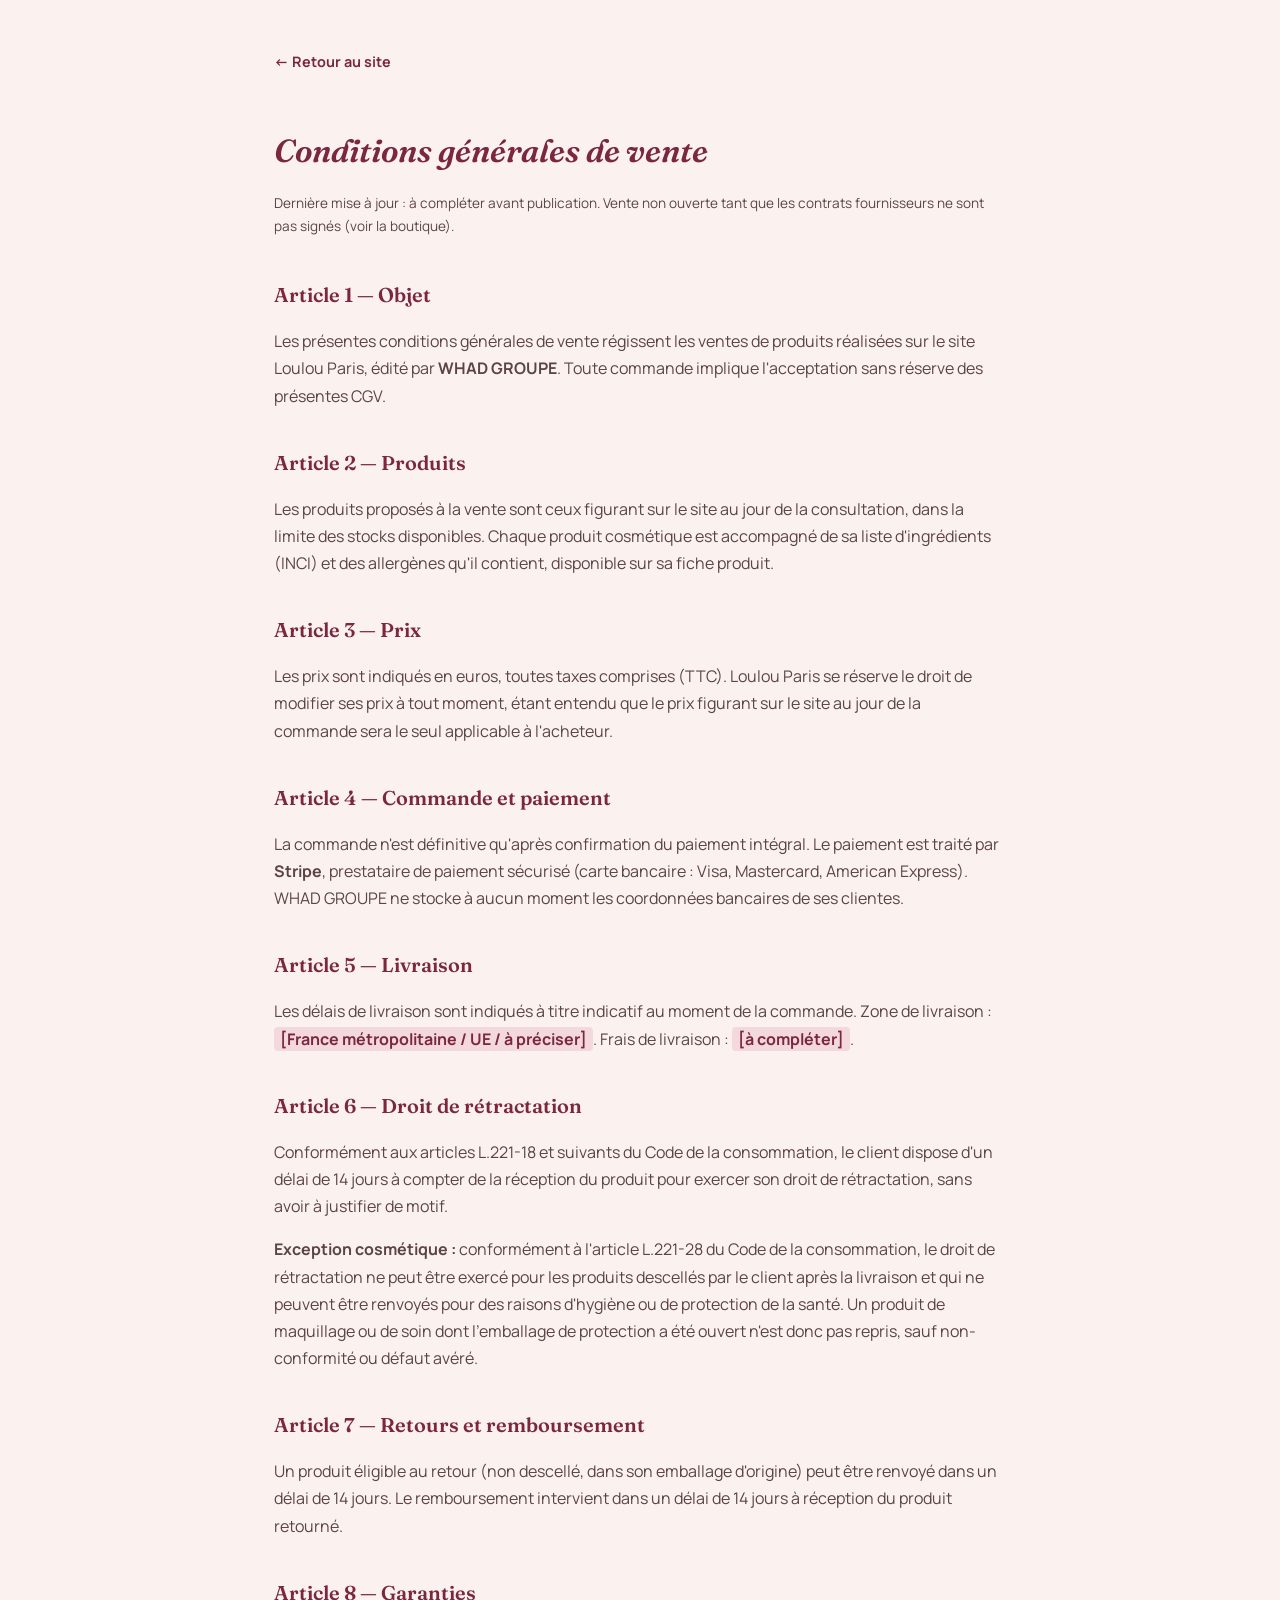
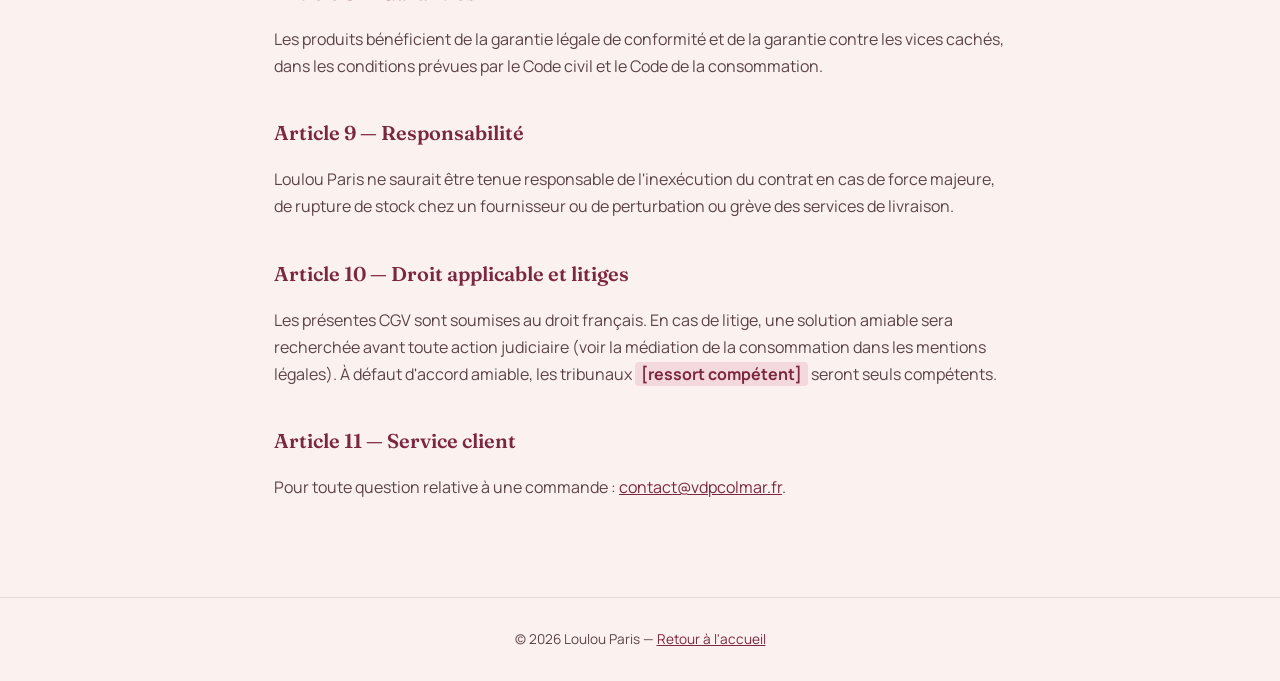
<file: cgv.html>
<!DOCTYPE html>
<html lang="fr">
<head>
<meta charset="UTF-8">
<meta name="viewport" content="width=device-width, initial-scale=1.0">
<title>Conditions générales de vente — Loulou Paris</title>
<link href="https://fonts.googleapis.com/css2?family=Fraunces:ital,opsz,wght@0,9..144,400;0,9..144,600;1,9..144,500&family=Manrope:wght@400;500;600;700&display=swap" rel="stylesheet">
<link rel="stylesheet" href="legal.css">
</head>
<body>
<div class="legal-wrap">
  <a class="legal-back" href="index.html">&larr; Retour au site</a>
  <h1>Conditions générales de vente</h1>
  <p class="legal-updated">Dernière mise à jour : à compléter avant publication. Vente non ouverte tant que les contrats fournisseurs ne sont pas signés (voir la boutique).</p>

  <h2>Article 1 — Objet</h2>
  <p>
    Les présentes conditions générales de vente régissent les ventes de produits réalisées sur le site Loulou Paris,
    édité par <strong>WHAD GROUPE</strong>. Toute commande implique l'acceptation sans réserve des présentes CGV.
  </p>

  <h2>Article 2 — Produits</h2>
  <p>
    Les produits proposés à la vente sont ceux figurant sur le site au jour de la consultation, dans la limite des stocks disponibles.
    Chaque produit cosmétique est accompagné de sa liste d'ingrédients (INCI) et des allergènes qu'il contient, disponible sur sa fiche produit.
  </p>

  <h2>Article 3 — Prix</h2>
  <p>
    Les prix sont indiqués en euros, toutes taxes comprises (TTC). Loulou Paris se réserve le droit de modifier ses prix à tout moment,
    étant entendu que le prix figurant sur le site au jour de la commande sera le seul applicable à l'acheteur.
  </p>

  <h2>Article 4 — Commande et paiement</h2>
  <p>
    La commande n'est définitive qu'après confirmation du paiement intégral. Le paiement est traité par
    <strong>Stripe</strong>, prestataire de paiement sécurisé (carte bancaire : Visa, Mastercard, American Express).
    WHAD GROUPE ne stocke à aucun moment les coordonnées bancaires de ses clientes.
  </p>

  <h2>Article 5 — Livraison</h2>
  <p>
    Les délais de livraison sont indiqués à titre indicatif au moment de la commande. Zone de livraison :
    <span class="placeholder">[France métropolitaine / UE / à préciser]</span>. Frais de livraison :
    <span class="placeholder">[à compléter]</span>.
  </p>

  <h2>Article 6 — Droit de rétractation</h2>
  <p>
    Conformément aux articles L.221-18 et suivants du Code de la consommation, le client dispose d'un délai de 14 jours
    à compter de la réception du produit pour exercer son droit de rétractation, sans avoir à justifier de motif.
  </p>
  <p>
    <strong>Exception cosmétique :</strong> conformément à l'article L.221-28 du Code de la consommation, le droit de rétractation
    ne peut être exercé pour les produits descellés par le client après la livraison et qui ne peuvent être renvoyés pour des raisons
    d'hygiène ou de protection de la santé. Un produit de maquillage ou de soin dont l'emballage de protection a été ouvert n'est donc
    pas repris, sauf non-conformité ou défaut avéré.
  </p>

  <h2>Article 7 — Retours et remboursement</h2>
  <p>
    Un produit éligible au retour (non descellé, dans son emballage d'origine) peut être renvoyé dans un délai de 14 jours.
    Le remboursement intervient dans un délai de 14 jours à réception du produit retourné.
  </p>

  <h2>Article 8 — Garanties</h2>
  <p>
    Les produits bénéficient de la garantie légale de conformité et de la garantie contre les vices cachés,
    dans les conditions prévues par le Code civil et le Code de la consommation.
  </p>

  <h2>Article 9 — Responsabilité</h2>
  <p>
    Loulou Paris ne saurait être tenue responsable de l'inexécution du contrat en cas de force majeure,
    de rupture de stock chez un fournisseur ou de perturbation ou grève des services de livraison.
  </p>

  <h2>Article 10 — Droit applicable et litiges</h2>
  <p>
    Les présentes CGV sont soumises au droit français. En cas de litige, une solution amiable sera recherchée avant
    toute action judiciaire (voir la médiation de la consommation dans les mentions légales).
    À défaut d'accord amiable, les tribunaux <span class="placeholder">[ressort compétent]</span> seront seuls compétents.
  </p>

  <h2>Article 11 — Service client</h2>
  <p>Pour toute question relative à une commande : <a href="mailto:contact@vdpcolmar.fr">contact@vdpcolmar.fr</a>.</p>
</div>
<footer class="legal-footer">© 2026 Loulou Paris — <a href="index.html">Retour à l'accueil</a></footer>
</body>
</html>
</file>
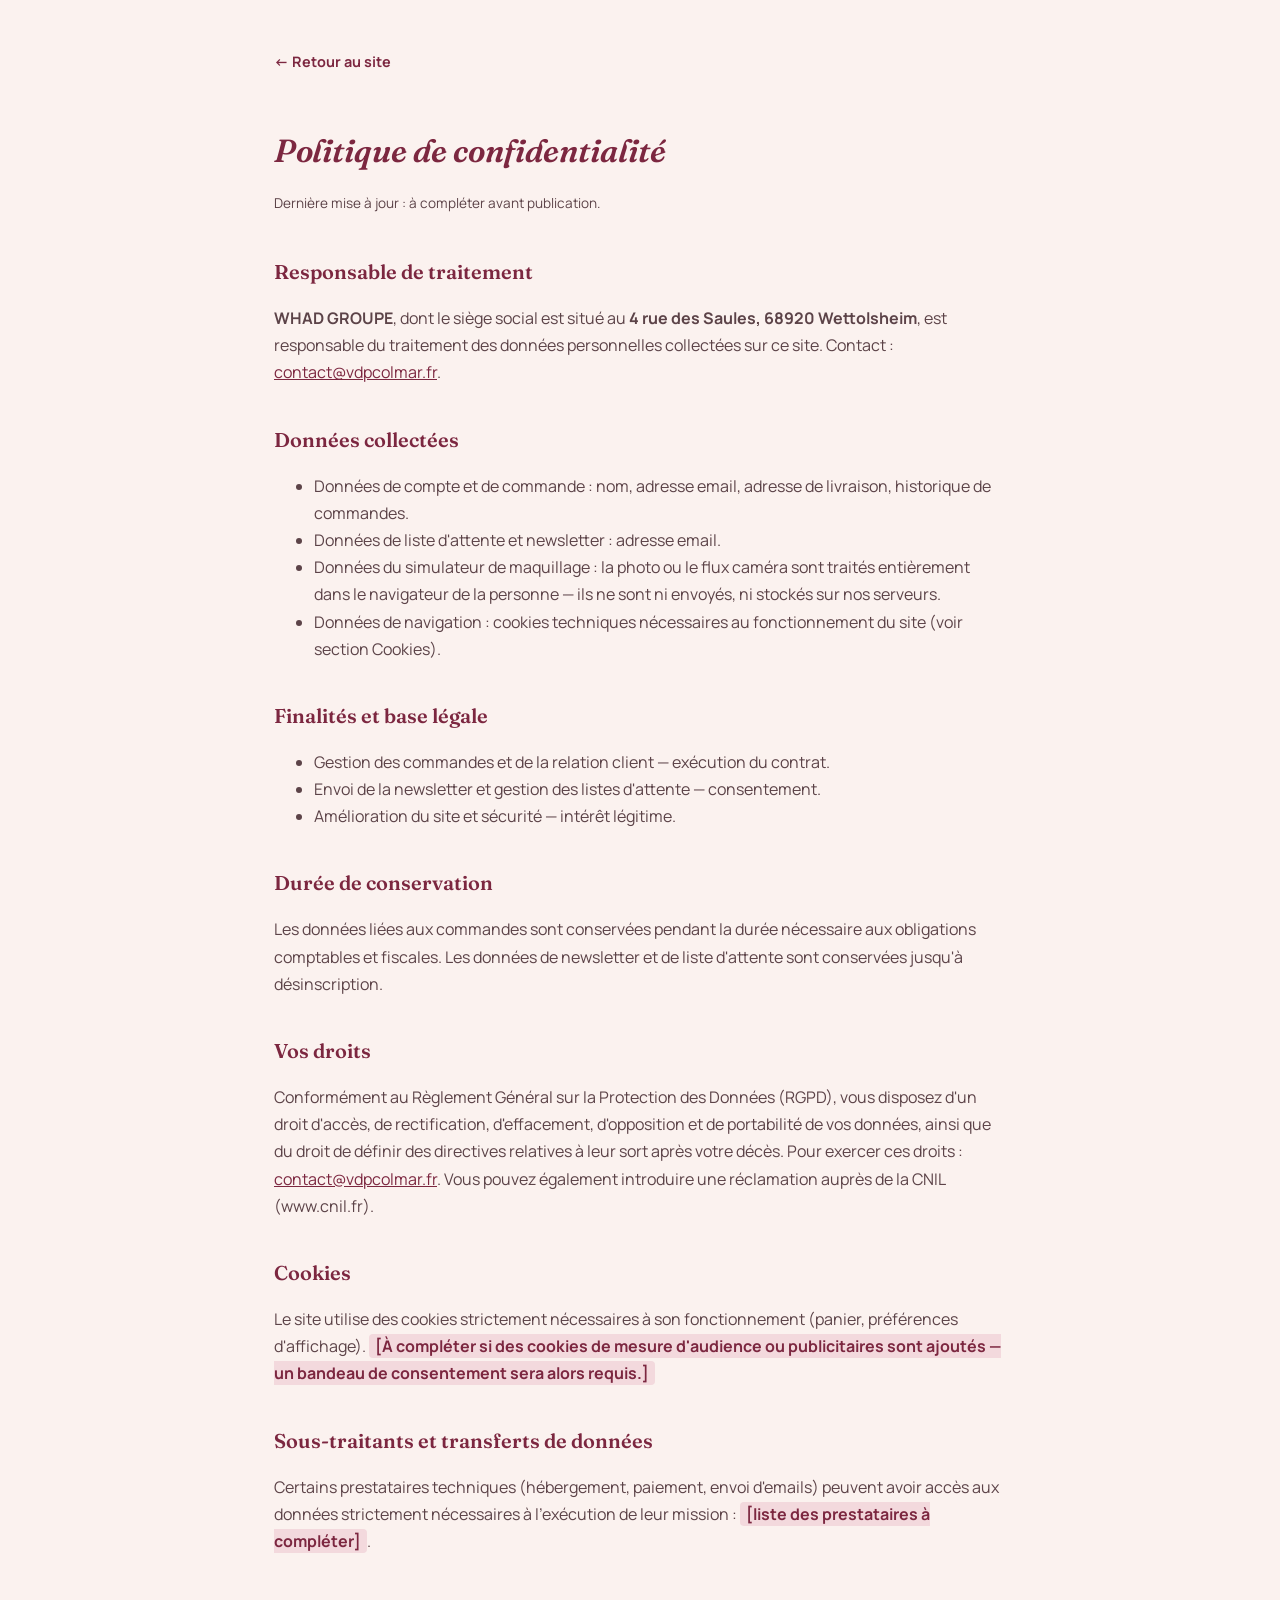
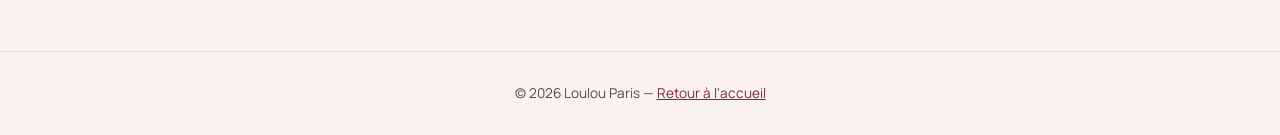
<file: confidentialite.html>
<!DOCTYPE html>
<html lang="fr">
<head>
<meta charset="UTF-8">
<meta name="viewport" content="width=device-width, initial-scale=1.0">
<title>Politique de confidentialité — Loulou Paris</title>
<link href="https://fonts.googleapis.com/css2?family=Fraunces:ital,opsz,wght@0,9..144,400;0,9..144,600;1,9..144,500&family=Manrope:wght@400;500;600;700&display=swap" rel="stylesheet">
<link rel="stylesheet" href="legal.css">
</head>
<body>
<div class="legal-wrap">
  <a class="legal-back" href="index.html">&larr; Retour au site</a>
  <h1>Politique de confidentialité</h1>
  <p class="legal-updated">Dernière mise à jour : à compléter avant publication.</p>

  <h2>Responsable de traitement</h2>
  <p>
    <strong>WHAD GROUPE</strong>, dont le siège social est situé au
    <strong>4 rue des Saules, 68920 Wettolsheim</strong>, est responsable du traitement des données personnelles collectées sur ce site.
    Contact : <a href="mailto:contact@vdpcolmar.fr">contact@vdpcolmar.fr</a>.
  </p>

  <h2>Données collectées</h2>
  <ul>
    <li>Données de compte et de commande : nom, adresse email, adresse de livraison, historique de commandes.</li>
    <li>Données de liste d'attente et newsletter : adresse email.</li>
    <li>Données du simulateur de maquillage : la photo ou le flux caméra sont traités entièrement dans le navigateur
      de la personne — ils ne sont ni envoyés, ni stockés sur nos serveurs.</li>
    <li>Données de navigation : cookies techniques nécessaires au fonctionnement du site (voir section Cookies).</li>
  </ul>

  <h2>Finalités et base légale</h2>
  <ul>
    <li>Gestion des commandes et de la relation client — exécution du contrat.</li>
    <li>Envoi de la newsletter et gestion des listes d'attente — consentement.</li>
    <li>Amélioration du site et sécurité — intérêt légitime.</li>
  </ul>

  <h2>Durée de conservation</h2>
  <p>
    Les données liées aux commandes sont conservées pendant la durée nécessaire aux obligations comptables et fiscales.
    Les données de newsletter et de liste d'attente sont conservées jusqu'à désinscription.
  </p>

  <h2>Vos droits</h2>
  <p>
    Conformément au Règlement Général sur la Protection des Données (RGPD), vous disposez d'un droit d'accès, de rectification,
    d'effacement, d'opposition et de portabilité de vos données, ainsi que du droit de définir des directives relatives à leur sort
    après votre décès. Pour exercer ces droits : <a href="mailto:contact@vdpcolmar.fr">contact@vdpcolmar.fr</a>.
    Vous pouvez également introduire une réclamation auprès de la CNIL (www.cnil.fr).
  </p>

  <h2>Cookies</h2>
  <p>
    Le site utilise des cookies strictement nécessaires à son fonctionnement (panier, préférences d'affichage).
    <span class="placeholder">[À compléter si des cookies de mesure d'audience ou publicitaires sont ajoutés — un bandeau de consentement sera alors requis.]</span>
  </p>

  <h2>Sous-traitants et transferts de données</h2>
  <p>
    Certains prestataires techniques (hébergement, paiement, envoi d'emails) peuvent avoir accès aux données strictement
    nécessaires à l'exécution de leur mission : <span class="placeholder">[liste des prestataires à compléter]</span>.
  </p>
</div>
<footer class="legal-footer">© 2026 Loulou Paris — <a href="index.html">Retour à l'accueil</a></footer>
</body>
</html>
</file>
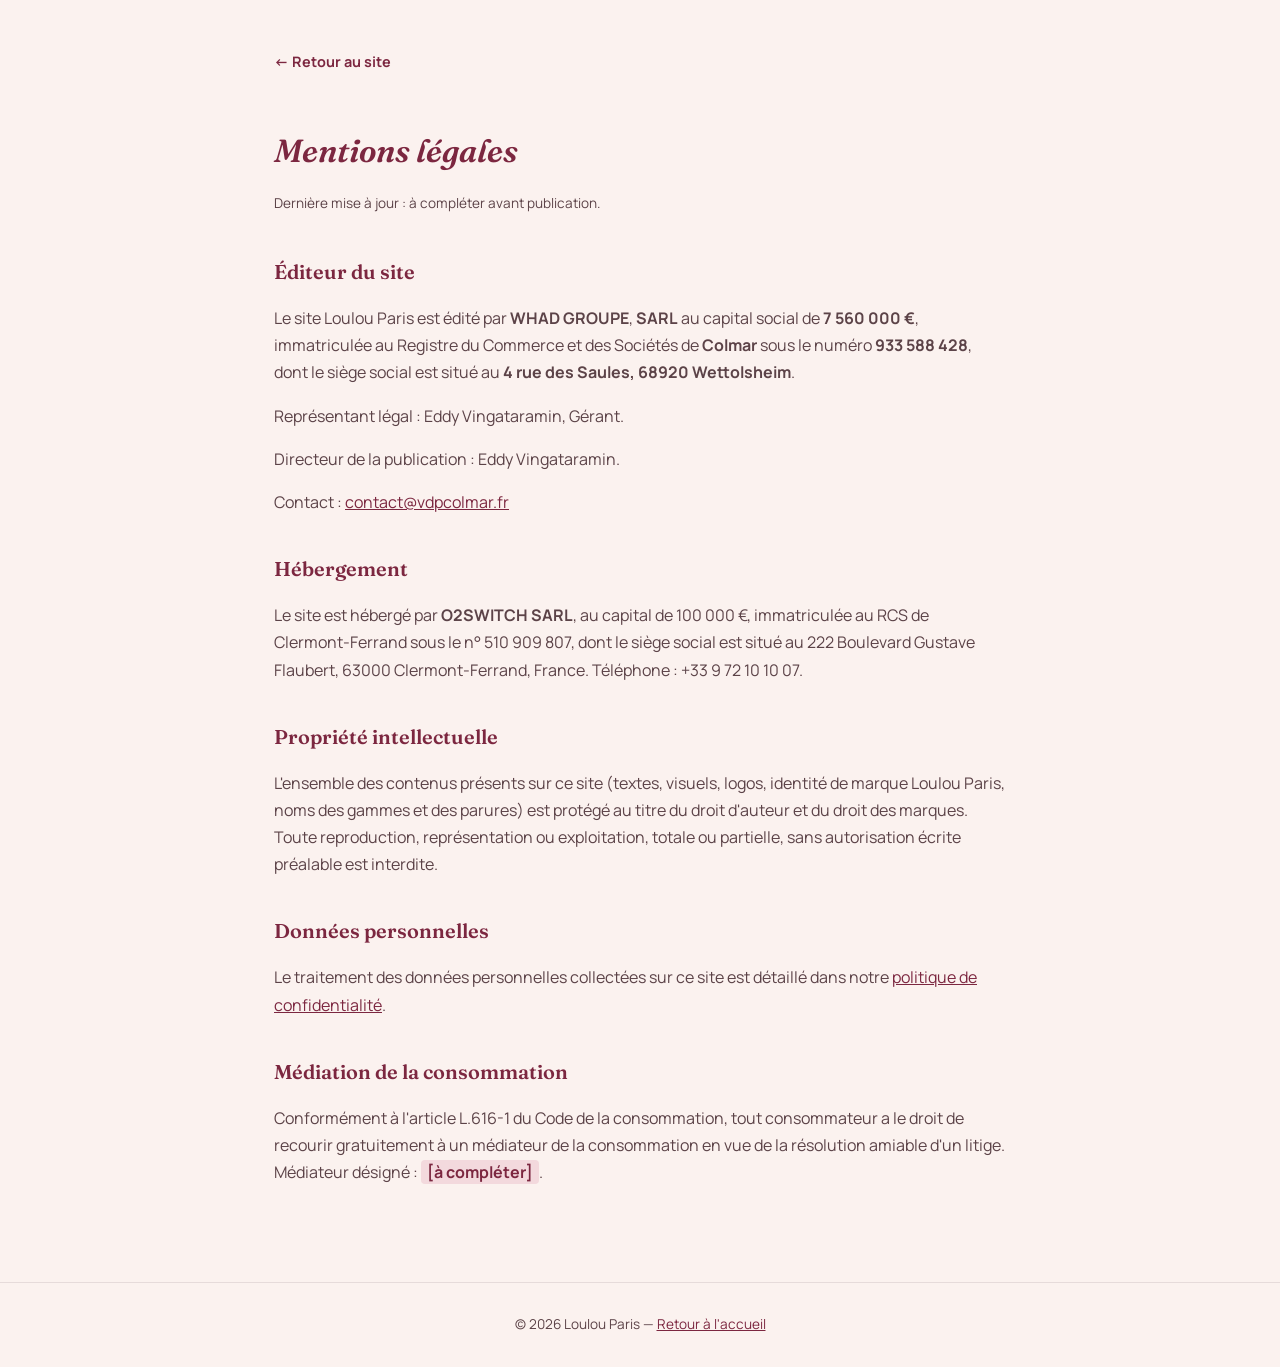
<file: mentions-legales.html>
<!DOCTYPE html>
<html lang="fr">
<head>
<meta charset="UTF-8">
<meta name="viewport" content="width=device-width, initial-scale=1.0">
<title>Mentions légales — Loulou Paris</title>
<link href="https://fonts.googleapis.com/css2?family=Fraunces:ital,opsz,wght@0,9..144,400;0,9..144,600;1,9..144,500&family=Manrope:wght@400;500;600;700&display=swap" rel="stylesheet">
<link rel="stylesheet" href="legal.css">
</head>
<body>
<div class="legal-wrap">
  <a class="legal-back" href="index.html">&larr; Retour au site</a>
  <h1>Mentions légales</h1>
  <p class="legal-updated">Dernière mise à jour : à compléter avant publication.</p>

  <h2>Éditeur du site</h2>
  <p>
    Le site Loulou Paris est édité par <strong>WHAD GROUPE</strong>,
    <strong>SARL</strong> au capital social de <strong>7 560 000 €</strong>,
    immatriculée au Registre du Commerce et des Sociétés de <strong>Colmar</strong> sous le numéro
    <strong>933 588 428</strong>, dont le siège social est situé au
    <strong>4 rue des Saules, 68920 Wettolsheim</strong>.
  </p>
  <p>
    Représentant légal : Eddy Vingataramin, Gérant.
  </p>
  <p>Directeur de la publication : Eddy Vingataramin.</p>
  <p>Contact : <a href="mailto:contact@vdpcolmar.fr">contact@vdpcolmar.fr</a></p>

  <h2>Hébergement</h2>
  <p>
    Le site est hébergé par <strong>O2SWITCH SARL</strong>, au capital de 100 000 €, immatriculée au RCS de Clermont-Ferrand
    sous le n° 510 909 807, dont le siège social est situé au 222 Boulevard Gustave Flaubert, 63000 Clermont-Ferrand, France.
    Téléphone : +33 9 72 10 10 07.
  </p>

  <h2>Propriété intellectuelle</h2>
  <p>
    L'ensemble des contenus présents sur ce site (textes, visuels, logos, identité de marque Loulou Paris,
    noms des gammes et des parures) est protégé au titre du droit d'auteur et du droit des marques.
    Toute reproduction, représentation ou exploitation, totale ou partielle, sans autorisation écrite préalable est interdite.
  </p>

  <h2>Données personnelles</h2>
  <p>
    Le traitement des données personnelles collectées sur ce site est détaillé dans notre
    <a href="confidentialite.html">politique de confidentialité</a>.
  </p>

  <h2>Médiation de la consommation</h2>
  <p>
    Conformément à l'article L.616-1 du Code de la consommation, tout consommateur a le droit de recourir
    gratuitement à un médiateur de la consommation en vue de la résolution amiable d'un litige.
    Médiateur désigné : <span class="placeholder">[à compléter]</span>.
  </p>
</div>
<footer class="legal-footer">© 2026 Loulou Paris — <a href="index.html">Retour à l'accueil</a></footer>
</body>
</html>
</file>
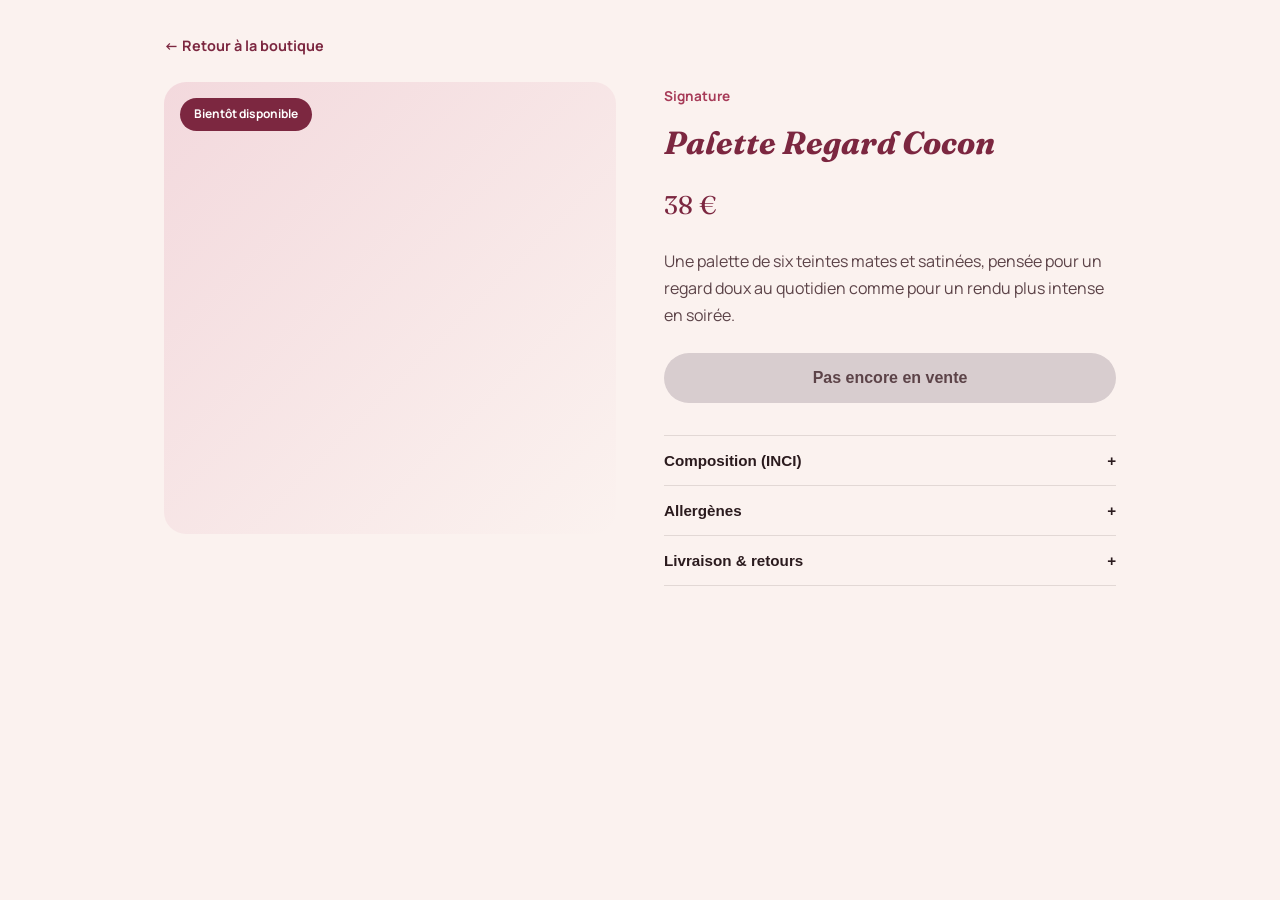
<file: produit.html>
<!DOCTYPE html>
<html lang="fr">
<head>
<meta charset="UTF-8">
<meta name="viewport" content="width=device-width, initial-scale=1.0">
<title>Fiche produit — Loulou Paris</title>
<link href="https://fonts.googleapis.com/css2?family=Fraunces:ital,opsz,wght@0,9..144,400;0,9..144,600;1,9..144,500&family=Manrope:wght@400;500;600;700&display=swap" rel="stylesheet">
<style>
  :root{
    --ivory: #FBF2EF; --blush:#F3D9DD; --berry:#A73B58; --berry-deep:#7C2740;
    --gold:#C9A66B; --ink:#2B1B1E; --ink-soft:#5C4348; --white:#FFFFFF;
  }
  *{ box-sizing:border-box; }
  body{ margin:0; background:var(--ivory); color:var(--ink); font-family:'Manrope',sans-serif; line-height:1.7; }
  .wrap{ max-width: 1000px; margin:0 auto; padding: 32px 24px 80px; }
  .back{ display:inline-block; margin-bottom:24px; color:var(--berry-deep); font-weight:700; text-decoration:none; font-size:0.9rem; }
  .product-grid{ display:grid; grid-template-columns: 1fr 1fr; gap:48px; align-items:start; }
  .product-media{ aspect-ratio:1/1; border-radius:22px; background: linear-gradient(135deg, var(--blush), var(--ivory)); position:relative; }
  .product-badge{ position:absolute; top:16px; left:16px; background:var(--berry-deep); color:#fff; font-size:0.75rem; font-weight:700; padding:6px 14px; border-radius:999px; }
  .product-tag{ color:var(--berry); font-weight:700; font-size:0.85rem; }
  h1{ font-family:'Fraunces',serif; font-style:italic; color:var(--berry-deep); font-size:2rem; margin:6px 0 14px; }
  .price{ font-family:'Fraunces',serif; font-size:1.6rem; color:var(--berry-deep); margin-bottom:20px; }
  .desc{ color:var(--ink-soft); margin-bottom:24px; }
  .buy-btn{ width:100%; background:var(--berry-deep); color:#fff; border:none; border-radius:999px; padding:16px; font-weight:700; font-size:1rem; cursor:pointer; }
  .buy-btn:disabled{ background:#d8cdcf; color:var(--ink-soft); cursor:not-allowed; }
  .accordion{ margin-top:32px; border-top:1px solid rgba(43,27,30,0.12); }
  .accordion-item{ border-bottom:1px solid rgba(43,27,30,0.12); }
  .accordion-head{ width:100%; background:none; border:none; text-align:left; padding:16px 0; font-weight:700; color:var(--ink); font-size:0.95rem; cursor:pointer; display:flex; justify-content:space-between; }
  .accordion-body{ display:none; padding: 0 0 18px; color:var(--ink-soft); font-size:0.9rem; }
  .accordion-body.open{ display:block; }
  .inci{ font-size:0.82rem; line-height:1.6; }
  .allergen-note{ background:var(--blush); color:var(--berry-deep); padding:12px 16px; border-radius:10px; font-size:0.85rem; margin-top:10px; }
  .placeholder{ background:#F3D9DD; color:var(--berry-deep); padding:1px 6px; border-radius:4px; font-weight:700; }
  @media (max-width:760px){ .product-grid{ grid-template-columns:1fr; } }
</style>
</head>
<body>
<div class="wrap">
  <a class="back" href="index.html#boutique">&larr; Retour à la boutique</a>
  <div class="product-grid">
    <div class="product-media" id="productMedia"></div>
    <div>
      <span class="product-tag" id="productTag"></span>
      <h1 id="productName"></h1>
      <div class="price" id="productPrice"></div>
      <p class="desc" id="productDesc"></p>
      <button class="buy-btn" id="buyBtn"></button>

      <div class="accordion">
        <div class="accordion-item">
          <button class="accordion-head">Composition (INCI)<span>+</span></button>
          <div class="accordion-body">
            <p class="inci" id="productInci"></p>
            <p style="font-size:0.8rem;">Liste communiquée par le fabricant — <span class="placeholder">à intégrer telle quelle depuis la fiche technique fournisseur avant mise en ligne réelle</span>, sans reformulation, conformément au règlement cosmétique (CE) n°1223/2009.</p>
          </div>
        </div>
        <div class="accordion-item">
          <button class="accordion-head">Allergènes<span>+</span></button>
          <div class="accordion-body">
            <p id="productAllergens"></p>
            <div class="allergen-note">En cas de doute ou d'antécédent allergique, réalise un test au pli du coude 48h avant la première application.</div>
          </div>
        </div>
        <div class="accordion-item">
          <button class="accordion-head">Livraison &amp; retours<span>+</span></button>
          <div class="accordion-body">
            <p>Délais et frais de livraison : <span class="placeholder">à compléter</span>. Un produit descellé ne peut pas être repris pour des raisons d'hygiène — voir nos <a href="cgv.html">CGV</a>.</p>
          </div>
        </div>
      </div>
    </div>
  </div>
</div>

<script>
  // Base produit de démonstration — à terme, une seule source de vérité partagée avec la boutique
  // (actuellement dupliquée depuis index.html : à connecter à un vrai catalogue plus tard).
  // "paymentLink" : URL du lien de paiement Stripe, ajoutée seulement une fois le contrat signé.
  const catalog = {
    "palette-regard-cocon": {
      name: "Palette Regard Cocon", tag: "Signature", price: "38 €", available: false, stock: "disponible", paymentLink: null,
      desc: "Une palette de six teintes mates et satinées, pensée pour un regard doux au quotidien comme pour un rendu plus intense en soirée.",
      inci: "[Placeholder] Talc, Mica, Dimethicone, Magnesium Stearate, Silica, Caprylic/Capric Triglyceride, Tocopherol, CI 77891, CI 77491, CI 77499, CI 15850, Parfum/Fragrance.",
      allergens: "[Placeholder] Contient du parfum. Traces possibles de fruits à coque (huiles végétales)."
    },
    "rouge-velours-berry": {
      name: "Rouge Velours Berry", tag: "Signature", price: "24 €", available: false, stock: "disponible", paymentLink: null,
      desc: "Un rouge à lèvres fini velouté, confortable, dans la teinte signature de la marque.",
      inci: "[Placeholder] Ricinus Communis Seed Oil, Candelilla Cera, Ozokerite, Mica, CI 15850, Tocopherol, Parfum/Fragrance.",
      allergens: "[Placeholder] Contient de l'huile de ricin et du parfum."
    },
    "fond-de-teint-peau-nue": {
      name: "Fond de teint Peau Nue", tag: "Essentiels", price: "32 €", available: false, stock: "disponible", paymentLink: null,
      desc: "Un fond de teint fluide effet seconde peau, disponible en plusieurs sous-tons.",
      inci: "[Placeholder] Aqua, Dimethicone, Glycerin, Titanium Dioxide, Niacinamide, Phenoxyethanol, Parfum/Fragrance.",
      allergens: "[Placeholder] Sans huiles essentielles. Contient du parfum."
    },
    "serum-eclat-teint": {
      name: "Sérum éclat teint", tag: "Cocon", price: "29 €", available: false, stock: "disponible", paymentLink: null,
      desc: "Un sérum léger qui prépare la peau et unifie le teint avant maquillage.",
      inci: "[Placeholder] Aqua, Glycerin, Niacinamide, Sodium Hyaluronate, Tocopherol, Phenoxyethanol.",
      allergens: "[Placeholder] Sans parfum ajouté."
    },
    "blush-poudre-de-soie": {
      name: "Blush Poudre de Soie", tag: "Essentiels", price: "22 €", available: false, stock: "disponible", paymentLink: null,
      desc: "Un blush poudre ultra-fin, fini naturel, longue tenue.",
      inci: "[Placeholder] Talc, Mica, Magnesium Stearate, CI 15850, CI 19140, Parfum/Fragrance.",
      allergens: "[Placeholder] Contient du parfum."
    },
    "pinceau-biseaute-pro": {
      name: "Pinceau biseauté pro", tag: "Sélection partenaire", price: "16 €", available: false, stock: "disponible", paymentLink: null,
      desc: "Pinceau biseauté pour une application précise, poils synthétiques doux.",
      inci: "Non applicable (accessoire, non cosmétique).",
      allergens: "Non applicable."
    }
  };

  const params = new URLSearchParams(window.location.search);
  const id = params.get('id') || 'palette-regard-cocon';
  const p = catalog[id] || catalog['palette-regard-cocon'];

  document.getElementById('productTag').textContent = p.tag;
  document.getElementById('productName').textContent = p.name;
  document.getElementById('productPrice').textContent = p.price;
  document.getElementById('productDesc').textContent = p.desc;
  document.getElementById('productInci').textContent = p.inci;
  document.getElementById('productAllergens').textContent = p.allergens;

  const buyBtn = document.getElementById('buyBtn');
  const media = document.getElementById('productMedia');
  if (!p.available){
    buyBtn.textContent = "Pas encore en vente";
    buyBtn.disabled = true;
    media.innerHTML = '<span class="product-badge">Bientôt disponible</span>';
  } else if (p.stock === "epuise"){
    buyBtn.textContent = "Rejoindre la liste d'attente";
    media.innerHTML = '<span class="product-badge">Épuisé</span>';
    buyBtn.addEventListener('click', () => alert(`Inscrite en liste d'attente pour ${p.name}`));
  } else if (!p.paymentLink){
    buyBtn.textContent = "Achat bientôt activé";
    buyBtn.disabled = true;
  } else {
    buyBtn.textContent = "Acheter";
    buyBtn.addEventListener('click', () => { window.location.href = p.paymentLink; });
  }

  document.querySelectorAll('.accordion-head').forEach(btn => {
    btn.addEventListener('click', () => {
      const body = btn.nextElementSibling;
      const isOpen = body.classList.toggle('open');
      btn.querySelector('span').textContent = isOpen ? '–' : '+';
    });
  });
</script>
</body>
</html>
</file>
<file: legal.css>
:root{
  --ivory: #FBF2EF;
  --berry: #A73B58;
  --berry-deep: #7C2740;
  --gold: #C9A66B;
  --ink: #2B1B1E;
  --ink-soft: #5C4348;
  --white: #FFFFFF;
}
*{ box-sizing:border-box; }
body{
  margin:0; background: var(--ivory); color: var(--ink);
  font-family:'Manrope', sans-serif; line-height:1.7; font-size:16px;
}
.legal-wrap{ max-width: 780px; margin:0 auto; padding: 48px 24px 80px; }
.legal-back{
  display:inline-block; margin-bottom: 28px; color: var(--berry-deep);
  font-weight:700; text-decoration:none; font-size:0.9rem;
}
h1{
  font-family:'Fraunces', serif; font-style:italic; font-weight:600;
  color: var(--berry-deep); font-size: 2rem; margin-bottom: 8px;
}
.legal-updated{ color: var(--ink-soft); font-size:0.85rem; margin-bottom: 40px; }
h2{
  font-family:'Fraunces', serif; font-weight:600; color: var(--berry-deep);
  font-size: 1.25rem; margin: 36px 0 12px;
}
p, li{ color: var(--ink-soft); }
a{ color: var(--berry-deep); }
.placeholder{ background: #F3D9DD; color: var(--berry-deep); padding: 1px 6px; border-radius:4px; font-weight:700; }
footer.legal-footer{ border-top:1px solid rgba(43,27,30,0.1); padding: 30px 24px; text-align:center; font-size:0.85rem; color: var(--ink-soft); }
</file>
